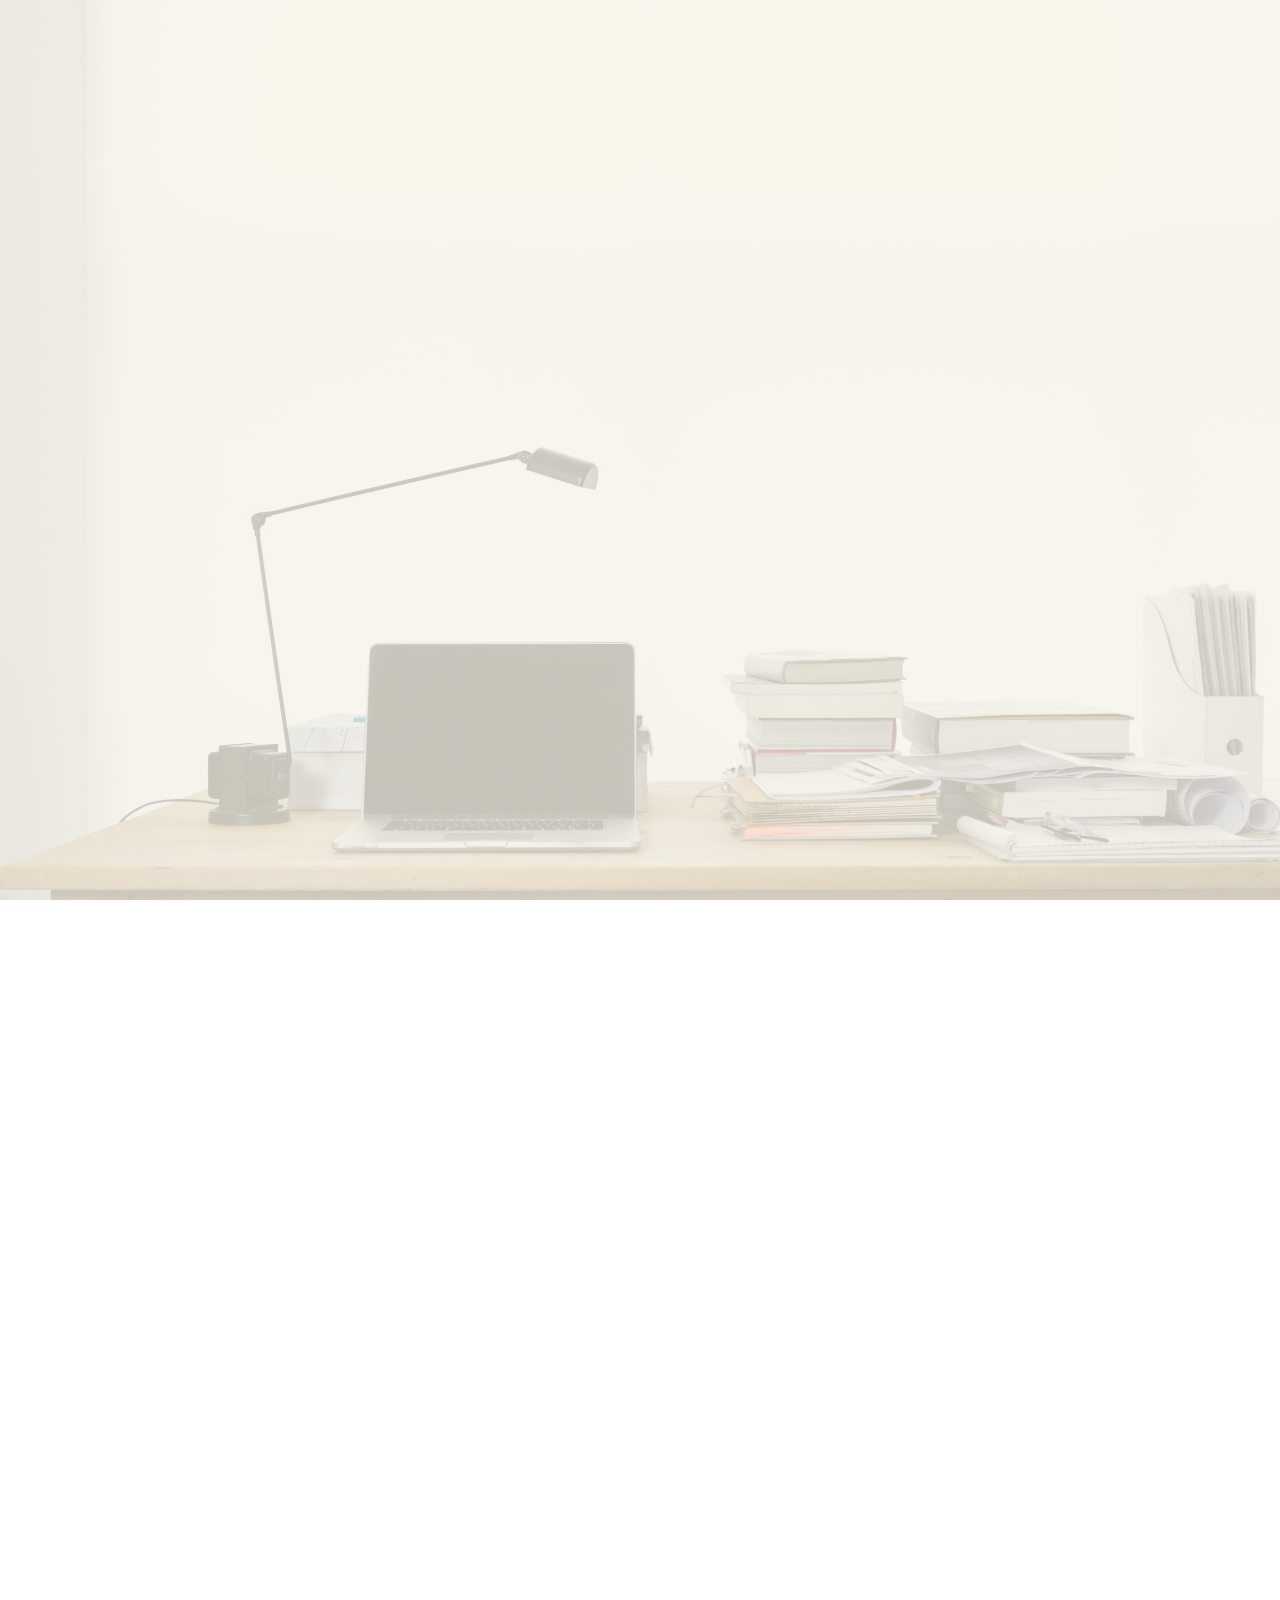
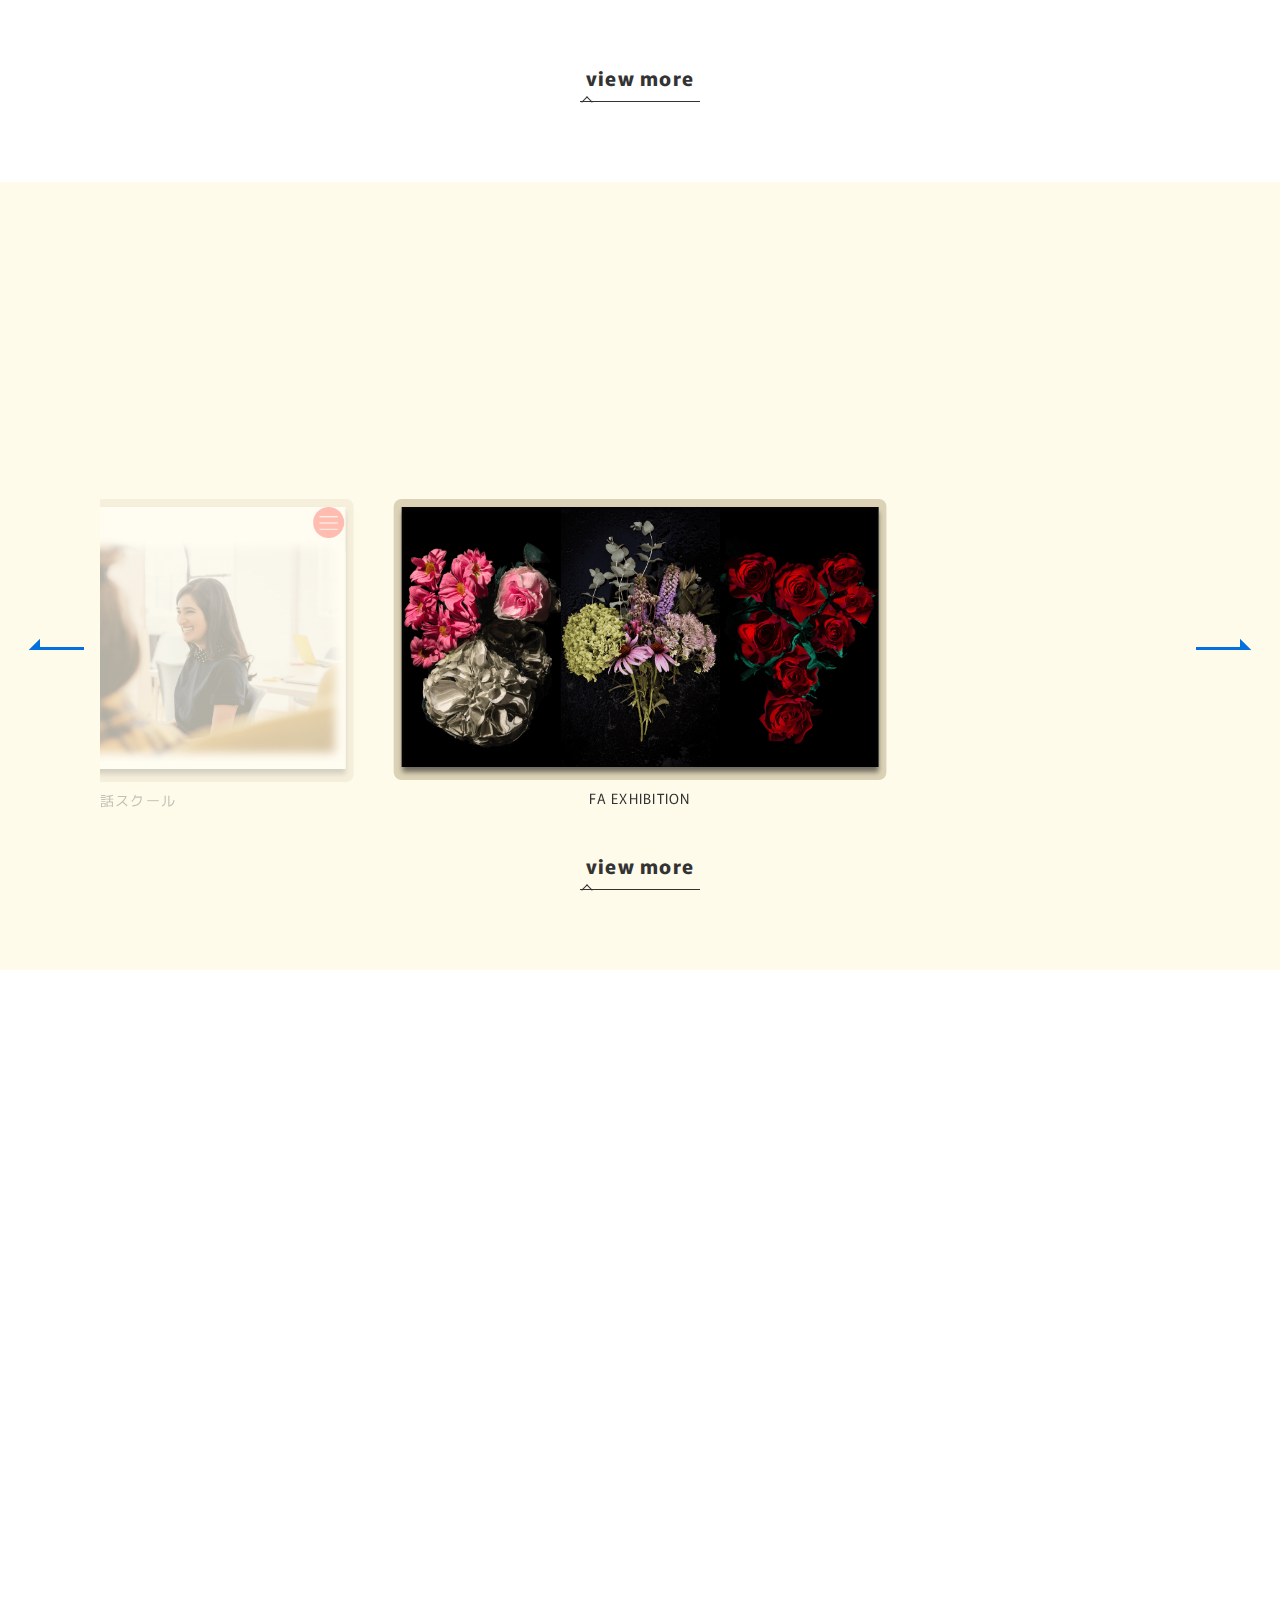
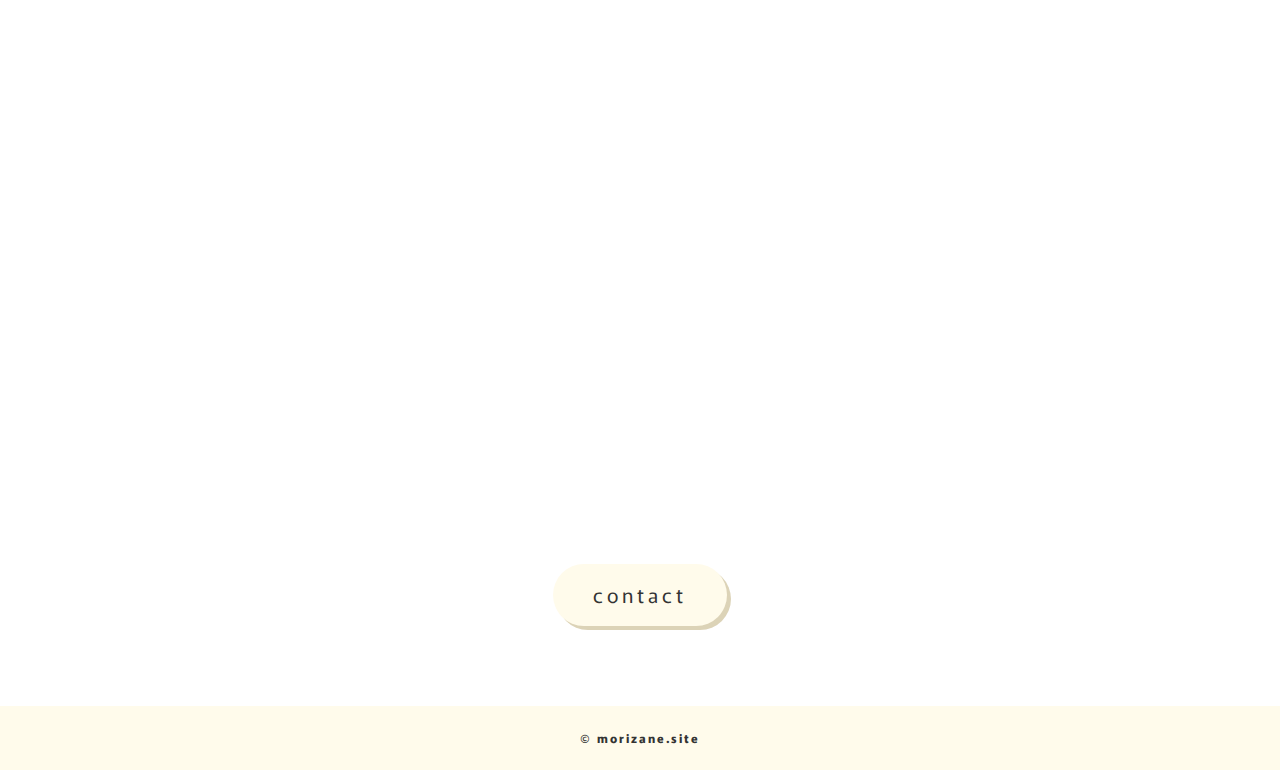
<file: portfolio/index.html>
<!DOCTYPE html>
<html lang="ja">

<head>
  <meta charset="UTF-8">
  <meta http-equiv="X-UA-Compatible" content="IE=edge">
  <meta name="viewport" content="width=device-width, initial-scale=1.0">
  <title>morizane.site</title>
  <link rel="icon" href="./img/favicon.png">
  <link rel="stylesheet" href="./css/styles.css">
  <link rel="preconnect" href="https://fonts.googleapis.com">
  <link rel="preconnect" href="https://fonts.gstatic.com" crossorigin>
  <link
    href="https://fonts.googleapis.com/css2?family=Josefin+Sans:wght@300;700&family=Kiwi+Maru:wght@300;400&family=Murecho:wght@300;400&display=swap"
    rel="stylesheet">
  <script src="https://code.jquery.com/jquery-3.6.0.min.js"
    integrity="sha256-/xUj+3OJU5yExlq6GSYGSHk7tPXikynS7ogEvDej/m4=" crossorigin="anonymous"></script>
  <script src="./js/script.js"></script>
  <link rel="stylesheet" href="https://unpkg.com/swiper/swiper-bundle.min.css" />
  <script src="https://unpkg.com/swiper/swiper-bundle.min.js"></script>
</head>

<body>
  <header class="header-left">
    <a href="https://morizane.site/portfolio/index.html">morizane.site</a>
  </header>

  <aside class="header-right">
    <nav class="header-right__navi" style="display: none;">
      <ul>
        <li class="header-right__navi-item">
          <a href="https://morizane.site/portfolio/service.html">service<span></span></a>
        </li>
        <li class="header-right__navi-item">
          <a href="https://morizane.site/portfolio/works.html">works<span></span></a>
        </li>
        <li class="header-right__navi-item">
          <a href="#about">about<span></span></a>
        </li>
        <li class="header-right__navi-item">
          <a href="https://morizane.site/portfolio/contact.html">contact<span></span></a>
        </li>
        <li class="header-right__navi-item">
          <a href="https://morizane.site/portfolio/index.html">home<span></span></a>
        </li>
      </ul>
    </nav>
  </aside>

  <!-- ハンバーガー -->
  <div class="sp-hamburger">
    <ul>
      <li></li>
      <li></li>
      <li></li>
    </ul>
  </div>

  <!-- mv -->
  <div class="mv">
    <p class="mv__small-text">webサイト制作<span></span>デザイン</p>
    <h1 class="mv__site-title">morizane<span></span>site</h1>
    <p class="mv__text">webを通じて人と人とを繋ぐ。<br>
      そのための課題解決に真摯に取り組みます。
    </p>
  </div>

  <main class="main">

    <!-- service -->
    <section class="service container">
      <div class="section__title js-scroll-set">
        <img src="./img/service-title-img.png" class="js-scroll-set-2">
        <div class="section__title-name">
          <h2 class="section__title-en">service</h2>
          <p class="section__title-jp">ご対応</p>
        </div>
      </div>

      <ul class="service__cards">

        <li class="service__card">
          <div class="service__card-title">
            <p>webサイト/LPの制作</p>
            <img src="./img/service-card-1.png" alt="">
          </div>
          <p class="service__card-text">
            Wordpressによるオリジナルテーマや既存テーマを用いてコーポレートサイト、ランディングページの制作を行います。<br>
            制作にあたり事前に目的を細かにヒアリングし、完成後に目指す結果を得られるよう心がけております。
          </p>
        </li>

        <li class="service__card">
          <div class="service__card-title">
            <p>コーディング</p>
            <img src="./img/service-card-2.png" alt="">
          </div>
          <p class="service__card-text">
            ご用意頂いたデザインから、そのデザインに至った意図を明確にし、保守性の高さを重視したコーディングを行います。<br>
            JavaScriptによる動きのあるコーディングも可能です。
          </p>
        </li>

        <li class="service__card">
          <div class="service__card-title">
            <p>webデザイン</p>
            <img src="./img/service-card-3.png" alt="">
          </div>
          <p class="service__card-text">
            webページを作りどのような結果を得たいのか、まずはその点をしっかりと把握し、そのあとに目指すゴールに向けたデザインに着手→ご提案いたします。
          </p>
        </li>
      </ul>

      <a class="view-more-link" href="https://morizane.site/portfolio/service.html">
        <p class="view-more-btn">view more</p>
        <span></span>
      </a>
    </section>

    <!-- works -->
    <section class="works">
      <div class="section__title js-scroll-set">
        <img src="./img/works-title-img.png" class="js-scroll-set-2">
        <div class="section__title-name">
          <h2 class="section__title-en">works</h2>
          <p class="section__title-jp">制作実績</p>
        </div>
      </div>
      <div class="swiper-area">
        <!-- ネクストアロー -->
        <span class="swiper-button-next"></span>
        <!-- スワイパー -->
        <div class="swiper">
          <ul class="swiper-wrapper">
            <li class="swiper-slide">
              <a class="swiper-slide__item" href="https://morizane.site/portfolio/works-detail.html">
                <div class="swiper-slide__item-img">
                  <img src="./img/works-img-2.png">
                </div>
                <p>FA EXHIBITION</p>
              </a>
            </li>

            <li class="swiper-slide">
              <a class="swiper-slide__item" href="https://morizane.site/portfolio/works-detail.html">
                <div class="swiper-slide__item-img">
                  <img src="./img/works-img-1.png">
                </div>
                <p>morizane.site</p>
              </a>
            </li>

            <li class="swiper-slide">
              <a class="swiper-slide__item" href="https://morizane.site/portfolio/works-detail.html">
                <div class="swiper-slide__item-img">
                  <img src="./img/works-img-3.png">
                </div>
                <p>BBB 英会話スクール</p>
              </a>
            </li>
          </ul>
        </div>
        <!-- プレヴューアロー -->
        <span class="swiper-button-prev"></span>
      </div>
      <a class="view-more-link" href="https://morizane.site/portfolio/works.html">
        <p class="view-more-btn">view more</p>
        <span></span>
      </a>
    </section>

    <!-- about -->
    <section class="about container" id="about">
      <div class="section__title js-scroll-set">
        <img src="./img/about-title-img.png" class="js-scroll-set-2">
        <div class="section__title-name">
          <h2 class="section__title-en">about</h2>
          <p class="section__title-jp">私について</p>
        </div>
      </div>

      <div class="about__wrapper js-scroll-set">
        <div class="about__wrapper-left">
          <p class="about__wrapper-left-name">yutaro morizane
            <span>盛實 祐太朗</span>
          </p>
          <p class="about__wrapper-left-text">
            '89年生まれ<br> 神奈川県を拠点にwebサイトの制作/デザインを承っております。
            <span>
              業務において、課題を明確に捉え発信者側とユーザーが
              win-winの関係となる事を心がけております。
            </span>
          </p>
          <p class="about__wrapper-left-skills"> 
            <span>skills</span> <br>
            HTML/CSS (SCSS)、JavaScript (jQuery)、WordPressなど
          </p>
        </div>
        <div class="about__wrapper-right">
          <img class="about__wrapper-right-myimg" src="./img/about-myimg.png">
          <a class="about__wrapper-right-github" href="#">
            <img src="./img/github-icon.png" alt="github">
          </a>
        </div>
      </div>
    </section>

    <!-- contact -->
    <section class="contact container">
      <div class="section__title js-scroll-set">
        <img src="./img/contact-title-img.png" class="js-scroll-set-2">
        <div class="section__title-name">
          <h2 class="section__title-en">contact</h2>
          <p class="section__title-jp">お問い合わせ</p>
        </div>
      </div>
      <p class="contact-text js-scroll-set">
        制作・デザインに関するお見積りやご相談事などお気軽にお問い合わせください。<br>
        2営業日以内にご返信いたします。
      </p>

      <div class="contact-btn">
        <a href="https://morizane.site/portfolio/contact.html">contact</a>
      </div>
    </section>
  </main>

  <!-- topボタン -->
  <div class="pageTop-btn">
    <span></span>
  </div>

  <!-- フッター -->
  <footer class="footer">
    <p>
      © morizane.site
    </p>
  </footer>
</body>

</html>
</file>
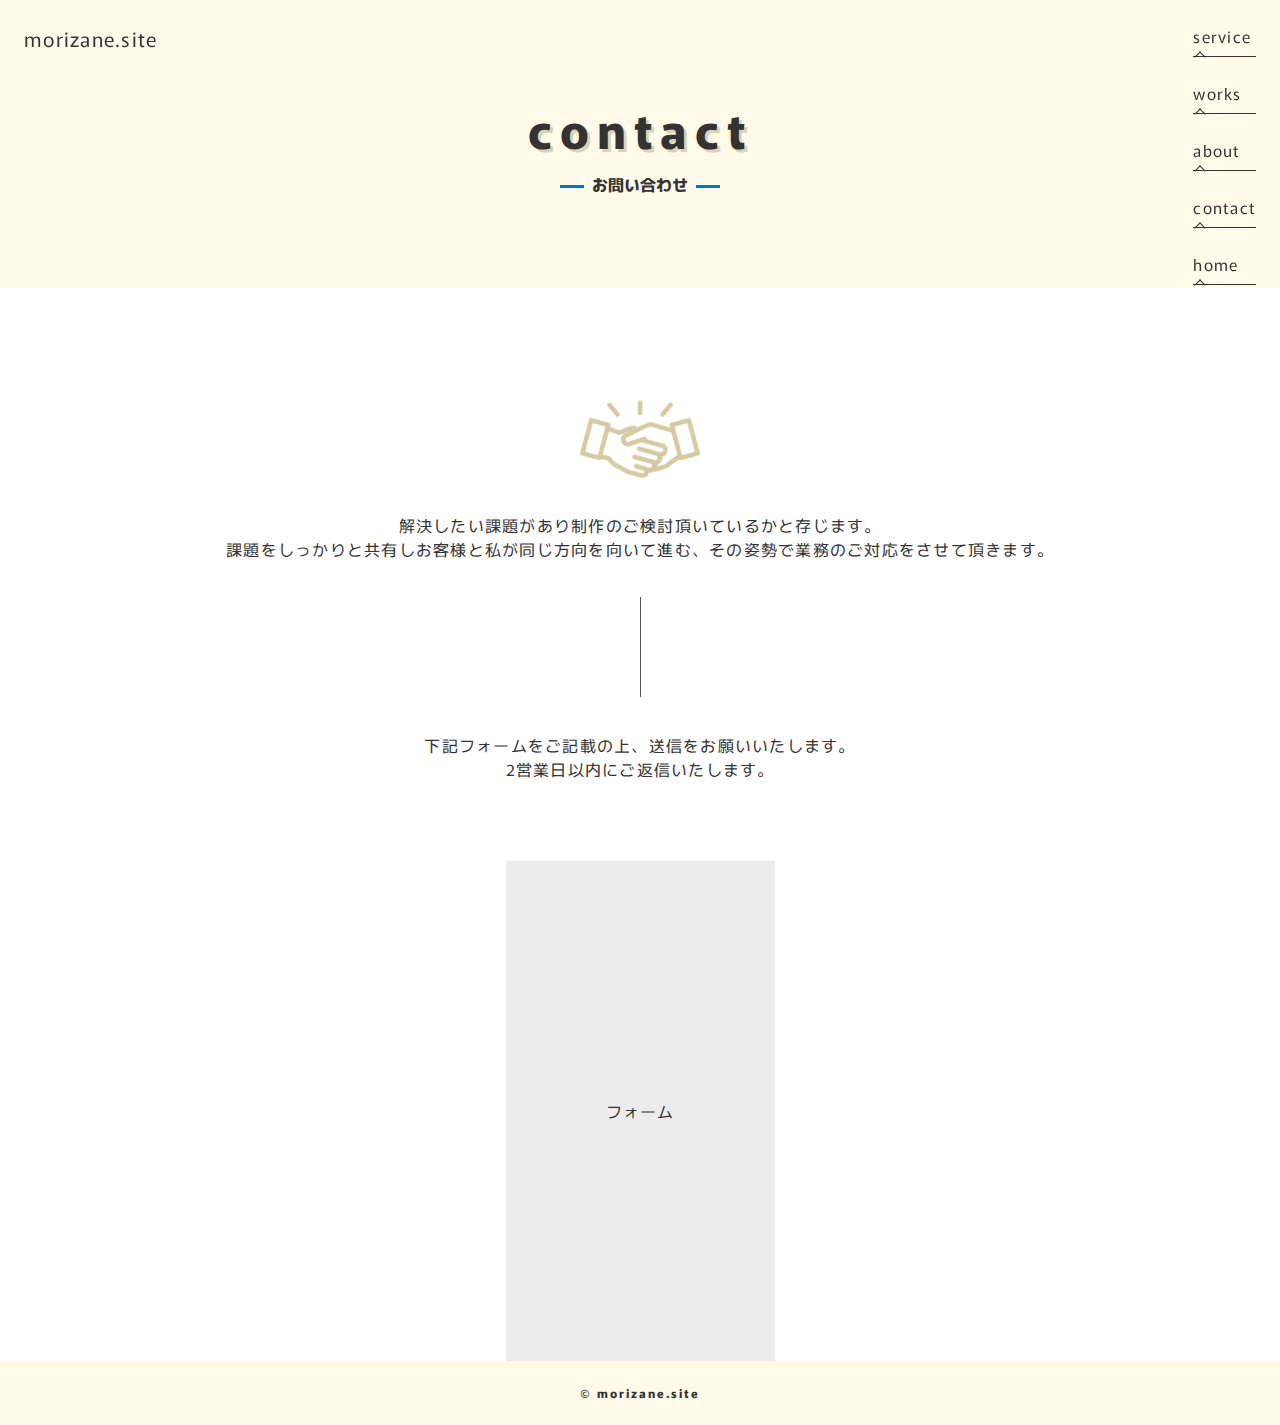
<file: portfolio/contact.html>
<!DOCTYPE html>
<html lang="ja">

<head>
  <meta charset="UTF-8">
  <meta http-equiv="X-UA-Compatible" content="IE=edge">
  <meta name="viewport" content="width=device-width, initial-scale=1.0">
  <title>morizane.site</title>
  <link rel="icon" href="./img/favicon.png">
  <link rel="stylesheet" href="./css/styles.css">
  <link rel="preconnect" href="https://fonts.googleapis.com">
  <link rel="preconnect" href="https://fonts.gstatic.com" crossorigin>
  <link
    href="https://fonts.googleapis.com/css2?family=Josefin+Sans:wght@300;700&family=Kiwi+Maru:wght@300;400&family=Murecho:wght@300;400&display=swap"
    rel="stylesheet">
  <script src="https://code.jquery.com/jquery-3.6.0.min.js"
    integrity="sha256-/xUj+3OJU5yExlq6GSYGSHk7tPXikynS7ogEvDej/m4=" crossorigin="anonymous"></script>
  <script src="./js/script.js"></script>
  <link rel="stylesheet" href="https://unpkg.com/swiper/swiper-bundle.min.css" />
  <script src="https://unpkg.com/swiper/swiper-bundle.min.js"></script>
</head>

<body>
  <header class="header">
    <a class="header-logo" href="https://morizane.site/portfolio/index.html">morizane.site</a>
    <p class="header-title">
      contact
      <span>お問い合わせ</span>
    </p>
  </header>

  <aside class="header-right">
    <nav class="header-right__navi">
      <ul>
        <li class="header-right__navi-item">
          <a href="https://morizane.site/portfolio/service.html">service<span></span></a>
        </li>
        <li class="header-right__navi-item">
          <a href="https://morizane.site/portfolio/works.html">works<span></span></a>
        </li>
        <li class="header-right__navi-item">
          <a href="https://morizane.site/portfolio/index.html#about">about<span></span></a>
        </li>
        <li class="header-right__navi-item">
          <a href="https://morizane.site/portfolio/contact.html">contact<span></span></a>
        </li>
        <li class="header-right__navi-item">
          <a href="https://morizane.site/portfolio/index.html">home<span></span></a>
        </li>
      </ul>
    </nav>
  </aside>

  <!-- ハンバーガー -->
  <div class="sp-hamburger">
    <ul>
      <li></li>
      <li></li>
      <li></li>
    </ul>
  </div>

  <main class="main">
    <div class="contact__wrapper">
      <div class="contact-img">
        <img src="./img/contact-page-hand.png" alt="">
      </div>
      <p class="contact__text-top">
        解決したい課題があり制作のご検討頂いているかと存じます。<br>
        課題をしっかりと共有しお客様と私が同じ方向を向いて進む、その姿勢で業務のご対応をさせて頂きます。
      </p>
      <span class="contact-center-line"></span>
      <p class="contact__text-under">
        下記フォームをご記載の上、送信をお願いいたします。<br>
        2営業日以内にご返信いたします。
      </p>
      <div class="form">
        フォーム
      </div>
    </div>
  
  </main>

  <!-- ページトップボタン -->
  <div class="pageTop-btn">
    <span></span>
  </div>

  <!-- フッター -->
  <footer class="footer">
    <p>
      © morizane.site
    </p>
  </footer>
</body>

</html>
</file>
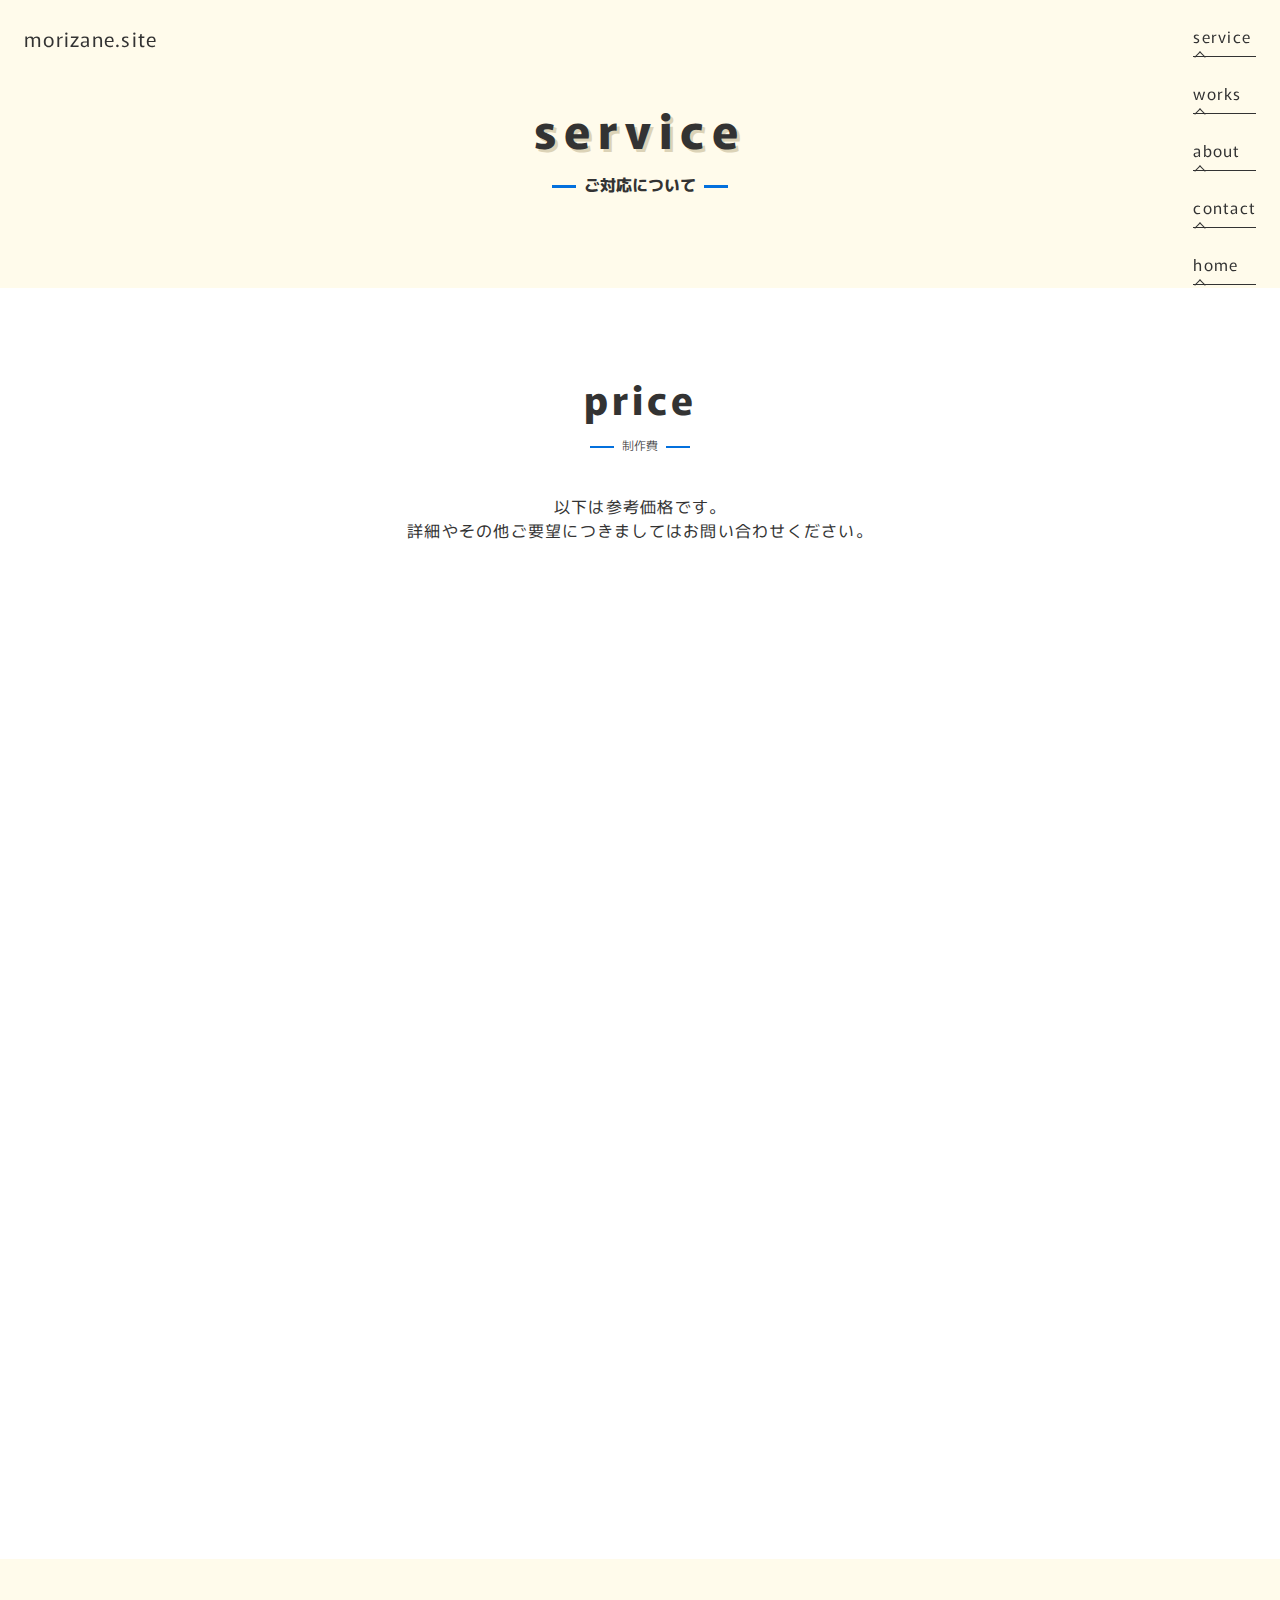
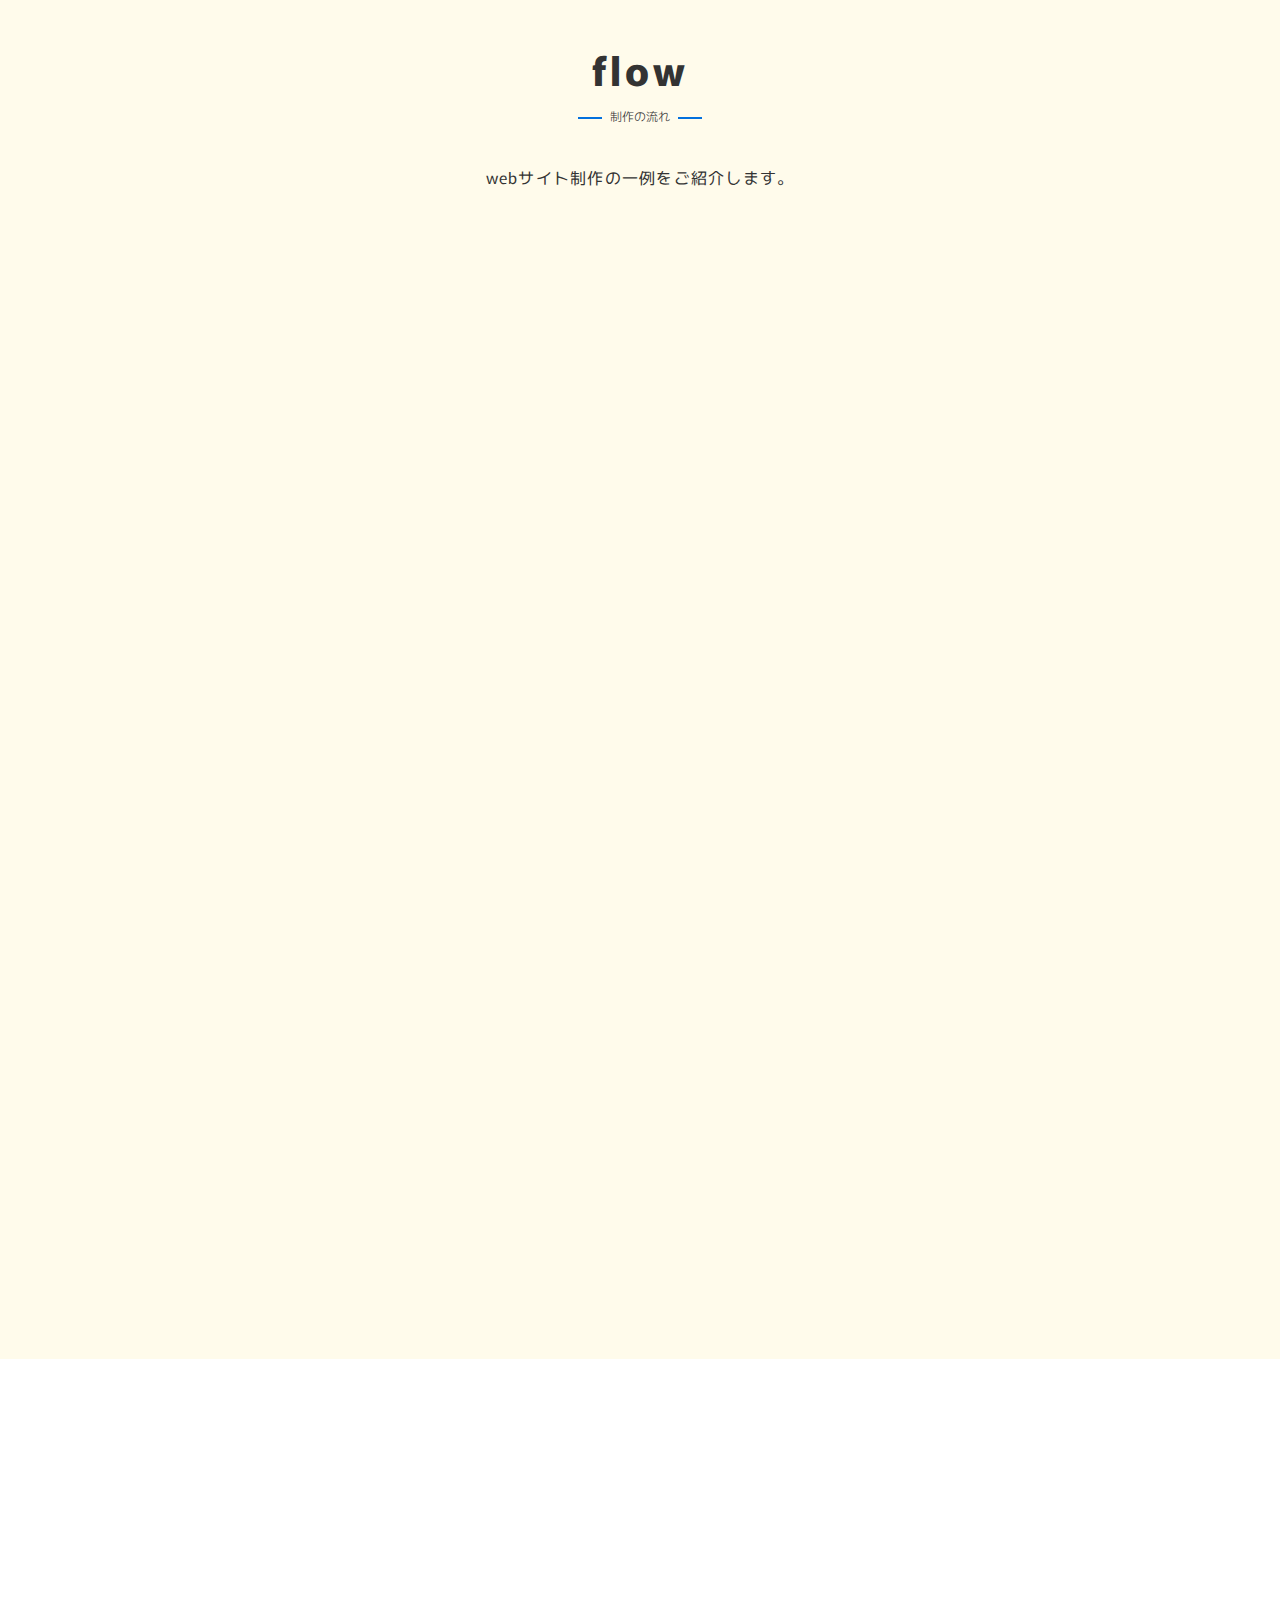
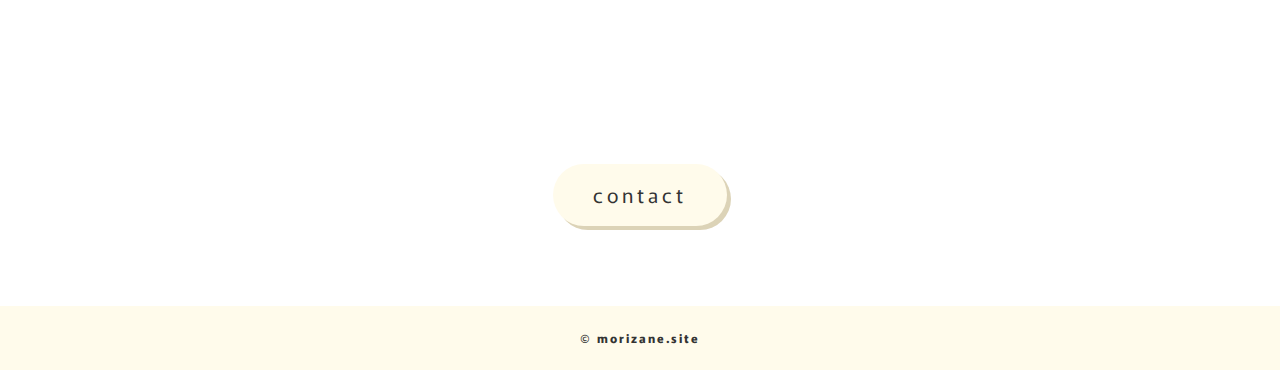
<file: portfolio/service.html>
<!DOCTYPE html>
<html lang="ja">

<head>
  <meta charset="UTF-8">
  <meta http-equiv="X-UA-Compatible" content="IE=edge">
  <meta name="viewport" content="width=device-width, initial-scale=1.0">
  <title>morizane.site</title>
  <link rel="icon" href="./img/favicon.png">
  <link rel="stylesheet" href="./css/styles.css">
  <link rel="preconnect" href="https://fonts.googleapis.com">
  <link rel="preconnect" href="https://fonts.gstatic.com" crossorigin>
  <link
    href="https://fonts.googleapis.com/css2?family=Josefin+Sans:wght@300;700&family=Kiwi+Maru:wght@300;400&family=Murecho:wght@300;400&display=swap"
    rel="stylesheet">
  <script src="https://code.jquery.com/jquery-3.6.0.min.js"
    integrity="sha256-/xUj+3OJU5yExlq6GSYGSHk7tPXikynS7ogEvDej/m4=" crossorigin="anonymous"></script>
  <script src="./js/script.js"></script>
  <link rel="stylesheet" href="https://unpkg.com/swiper/swiper-bundle.min.css" />
  <script src="https://unpkg.com/swiper/swiper-bundle.min.js"></script>
</head>

<body>
  <header class="header">
    <a class="header-logo" href="https://morizane.site/portfolio/index.html">morizane.site</a>
    <p class="header-title">
      service 
      <span>ご対応について</span>
    </p>
  </header>

  <aside class="header-right">
    <nav class="header-right__navi">
      <ul>
        <li class="header-right__navi-item">
          <a href="https://morizane.site/portfolio/service.html">service<span></span></a>
        </li>
        <li class="header-right__navi-item">
          <a href="https://morizane.site/portfolio/works.html">works<span></span></a>
        </li>
        <li class="header-right__navi-item">
          <a href="https://morizane.site/portfolio/index.html#about">about<span></span></a>
        </li>
        <li class="header-right__navi-item">
          <a href="https://morizane.site/portfolio/contact.html">contact<span></span></a>
        </li>
        <li class="header-right__navi-item">
          <a href="https://morizane.site/portfolio/index.html">home<span></span></a>
        </li>
      </ul>
    </nav>
  </aside>

  <!-- ハンバーガー -->
  <div class="sp-hamburger">
    <ul>
      <li></li>
      <li></li>
      <li></li>
    </ul>
  </div>

  <main class="main">
    <section class="price container">

      <div class="section__head">
        <div class="section__head-title">
          <h2>
            price<span>制作費</span>
          </h2>
        </div>
        <p class="section__head-text">
          以下は参考価格です。<br>
          詳細やその他ご要望につきましてはお問い合わせください。
        </p>
      </div>

      <div class="price__cards">
        <article class="price__card js-scroll-set-2">
          <div class="price__card-title">
            <img src="./img/service-card-1.png" alt="">
            <h3>
              webサイト/LPの制作
            </h3>
          </div>
          <div class="price__card-text js-scroll-set">
            <p class="price__card-text-left">
              コーポレートサイトから個人ブログまで、お客様専用のページ制作を行います。WordPressを用いてブログ機能やお問い合わせフォームなど、ご要望に応じた実装も可能です。</p>
            <span class="price__card-text-center"></span>
            <ul class="price__card-text-right">
              <li>
                <p>・トップページ</p>
                <span>¥20,000〜</span>
              </li>
              <li>
                <p>・下層ページ</p>
                <span>¥10,000〜<span>
              </li>
              <li>
                <p>・ランディングページ</p>
                <span>¥20,000〜</span>
              </li>
            </ul>
          </div>
        </article>
        <article class="price__card">
          <div class="price__card-title js-scroll-set-2">
            <img src="./img/service-card-2.png" alt="">
            <h3>
              コーディング
            </h3>
          </div>
          <div class="price__card-text js-scroll-set">
            <p class="price__card-text-left">
              デザインをもとに、HP/LPに仕上げるコーディングを行います。完成後、細かな変更やリニューアルを行いたいという時の為にも、保守・運用のし易さを重視しご対応いたします。</p>
            <span class="price__card-text-center"></span>
            <ul class="price__card-text-right">
              <li>
                <p>・トップページ</p>
                <span>¥18,000〜</span>
              </li>
              <li>
                <p>・下層ページ</p>
                <span>¥8,000〜</span>
              </li>
              <li>
                <p>・WordPress化</p>
                <span>¥20,000〜</span>
              </li>
            </ul>
          </div>
        </article>
        <article class="price__card">
          <div class="price__card-title js-scroll-set-2">
            <img src="./img/service-card-3.png" alt="">
            <h3>
              webデザイン
            </h3>
          </div>
          <div class="price__card-text js-scroll-set">
            <p class="price__card-text-left">サイトに訪れる人がストレスフリーに、発信者側の意図を捉えられる、そのようなデザインを意識し訴求力のある制作を行います。</p>
            <span class="price__card-text-center"></span>
            <ul class="price__card-text-right">
              <li>
                <p>・トップページ</p>
                <span>¥20,000〜</span>
              </li>
              <li>
                <p>・下層ページ</p>
                <span>¥10,000〜</span>
              </li>
              <li>
                <p>・ランディングページ</p>
                <span>¥20,000〜</span>
              </li>
            </ul>
          </div>
        </article>
      </div>
    </section>
    <section class="flow">
      <div class="section__head">
        <div class="section__head-title">
          <h2>
            flow<span>制作の流れ</span>
          </h2>
        </div>
        <p class="section__head-text">
          webサイト制作の一例をご紹介します。
        </p>
      </div>
      <ul class="flow__list">
        <li class="flow__list-item js-scroll-set">
          <span class="flow__list-item-number">1</span>
          <span class="item-number-ball"></span>
          <dl class="flow__list-body">
            <dt>お問い合わせ・ご相談</dt>
            <dd>
              お問い合わせフォームよりお気軽にご相談ください。
              イメージに近いサイトがありましたらご一緒に教えて頂ければと思います。
              その後、私よりお客様のご要望やゴールなどお伺いさせて頂きます。
            </dd>
          </dl>
        </li>
        <li class="flow__list-item js-scroll-set">
          <span class="flow__list-item-number">2</span>
          <span class="item-number-ball"></span>
          <dl class="flow__list-body">
            <dt>お見積りのご提示</dt>
            <dd>
              ヒアリング内容をもとにサイトの設計イメージや掲載内容、ボリューム感をお見積り書と共にご提示いたします。
            </dd>
          </dl>
        </li>
        <li class="flow__list-item js-scroll-set">
          <span class="flow__list-item-number">3</span>
          <span class="item-number-ball"></span>
          <dl class="flow__list-body">
            <dt>デザイン制作</dt>
            <dd>
              ヒアリング内容をもとにデザインを制作しご提案いたします。
              その後、修正希望がありましたらデザインに反映させ完成させていきます。
            </dd>
          </dl>
        </li>
        <li class="flow__list-item js-scroll-set">
          <span class="flow__list-item-number">4</span>
          <span class="item-number-ball"></span>
          <dl class="flow__list-body">
            <dt>コーディング</dt>
            <dd>
              デザインに沿って、インターネット上に公開するページを仕上げるコーディング作業を行います。
            </dd>
          </dl>
        </li>
        <li class="flow__list-item js-scroll-set">
          <span class="flow__list-item-number">5</span>
          <span class="item-number-ball"></span>
          <dl class="flow__list-body">
            <dt>Wordpress構築</dt>
            <dd>
              WordPressにてブログやお問い合わせフォーム機能を実装いたします。
            </dd>
          </dl>
        </li>
        <li class="flow__list-item js-scroll-set">
          <span class="flow__list-item-number">6</span>
          <span class="item-number-ball"></span>
          <dl class="flow__list-body">
            <dt>納品・公開</dt>
            <dd>
              テストサーバーへ出来上がったサイトをアップロード、最終確認を行って頂き、
              問題が無ければお客様のご用意したサーバーへアップロードし、
              インターネット上に公開・完了となります。
            </dd>
          </dl>
        </li>
      </ul>
    </section>

    <!-- contact -->
    <section class="contact container">
      <div class="section__title js-scroll-set">
        <img src="./img/contact-title-img.png">
        <div class="section__title-name">
          <h2 class="section__title-en">contact</h2>
          <p class="section__title-jp">お問い合わせ</p>
        </div>
      </div>
      <p class="contact-text js-scroll-set">
        制作・デザインに関するお見積りやご相談事などお気軽にお問い合わせください。<br>
        2営業日以内にご返信いたします。
      </p>

      <div class="contact-btn">
        <a href="https://morizane.site/portfolio/contact.html">contact</a>
      </div>
    </section>
  </main>

  <!-- ページトップボタン -->
  <div class="pageTop-btn">
    <span></span>
  </div>

  <!-- フッター -->
  <footer class="footer">
    <p>
      © morizane.site
    </p>
  </footer>
</body>

</html>
</file>
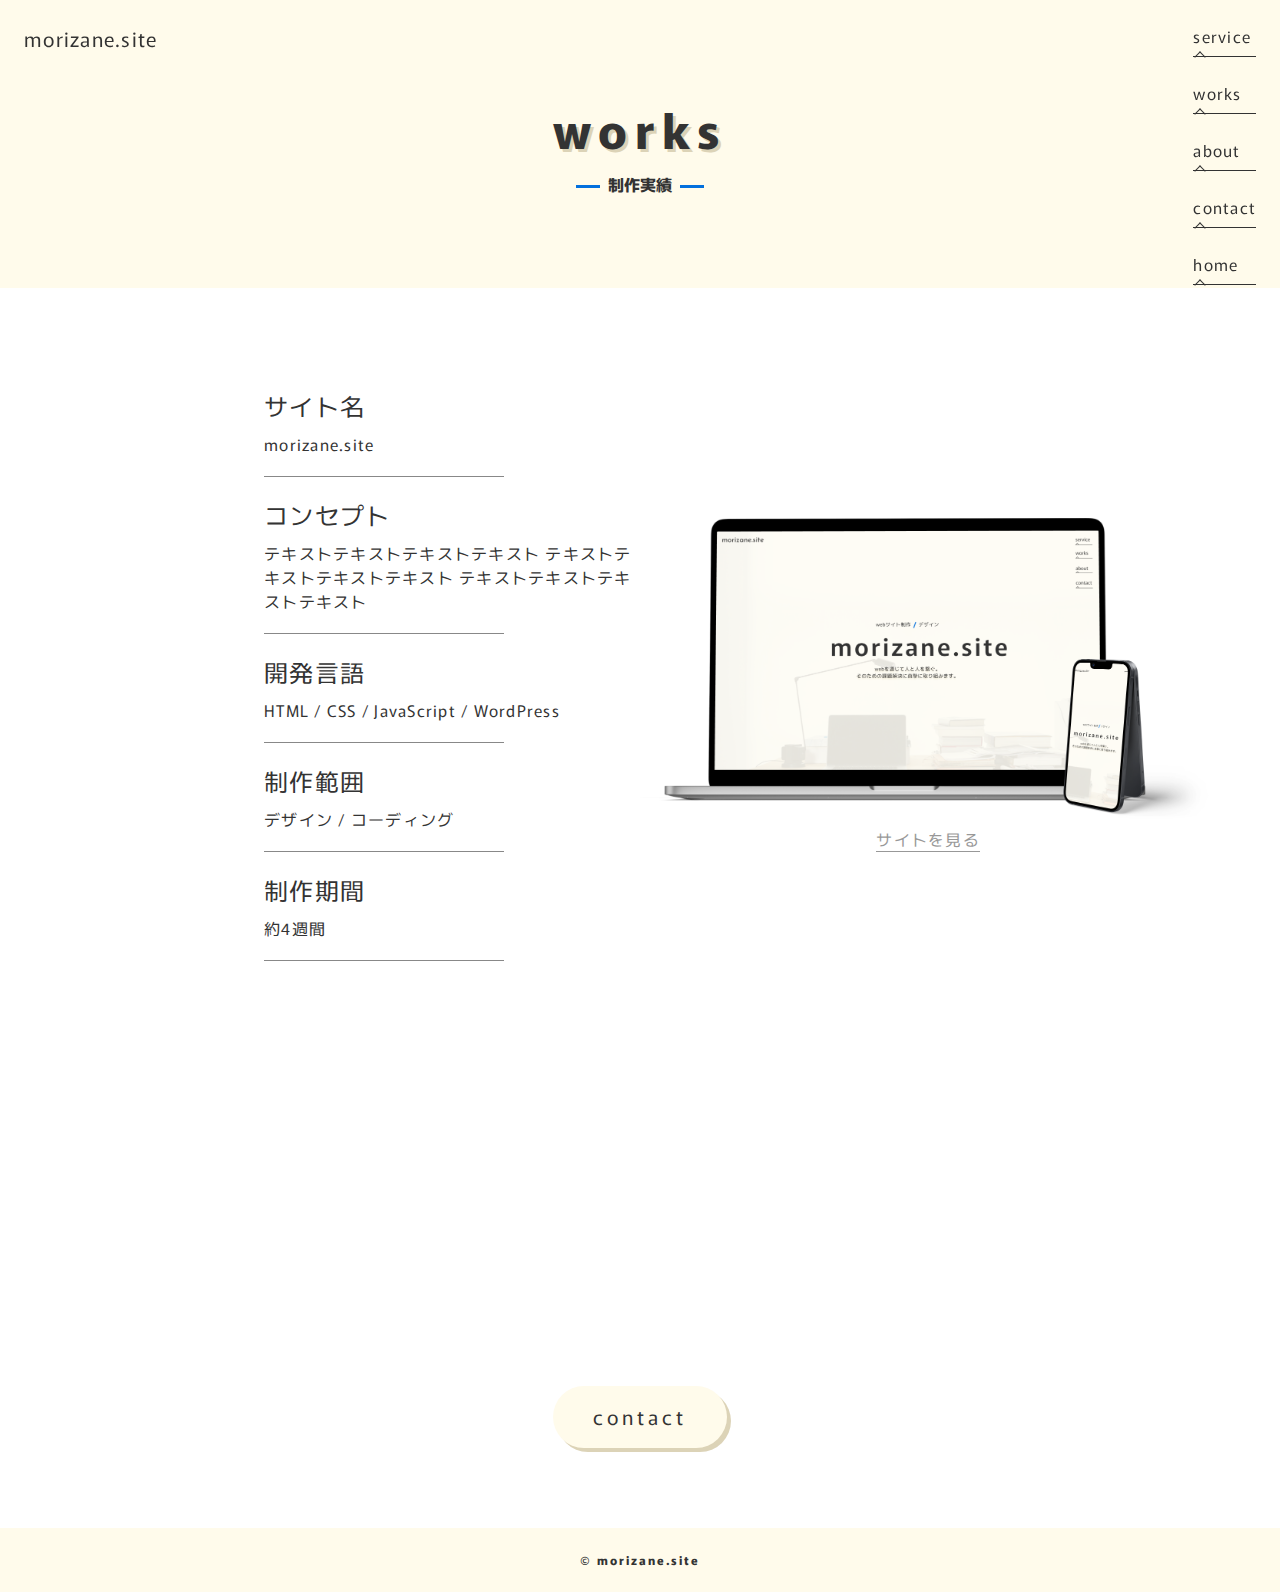
<file: portfolio/works-detail.html>
<!DOCTYPE html>
<html lang="ja">

<head>
  <meta charset="UTF-8">
  <meta http-equiv="X-UA-Compatible" content="IE=edge">
  <meta name="viewport" content="width=device-width, initial-scale=1.0">
  <title>morizane.site</title>
  <link rel="icon" href="./img/favicon.png">
  <link rel="stylesheet" href="./css/styles.css">
  <link rel="preconnect" href="https://fonts.googleapis.com">
  <link rel="preconnect" href="https://fonts.gstatic.com" crossorigin>
  <link
    href="https://fonts.googleapis.com/css2?family=Josefin+Sans:wght@300;700&family=Kiwi+Maru:wght@300;400&family=Murecho:wght@300;400&display=swap"
    rel="stylesheet">
  <script src="https://code.jquery.com/jquery-3.6.0.min.js"
    integrity="sha256-/xUj+3OJU5yExlq6GSYGSHk7tPXikynS7ogEvDej/m4=" crossorigin="anonymous"></script>
  <script src="./js/script.js"></script>
  <link rel="stylesheet" href="https://unpkg.com/swiper/swiper-bundle.min.css" />
  <script src="https://unpkg.com/swiper/swiper-bundle.min.js"></script>
</head>

<body>
  <header class="header">
    <a class="header-logo" href="https://morizane.site/portfolio/index.html">morizane.site</a>
    <p class="header-title">
      works
      <span>制作実績</span>
    </p>
  </header>

  <aside class="header-right">
    <nav class="header-right__navi">
      <ul>
        <li class="header-right__navi-item">
          <a href="https://morizane.site/portfolio/service.html">service<span></span></a>
        </li>
        <li class="header-right__navi-item">
          <a href="https://morizane.site/portfolio/works.html">works<span></span></a>
        </li>
        <li class="header-right__navi-item">
          <a href="https://morizane.site/portfolio/index.html#about">about<span></span></a>
        </li>
        <li class="header-right__navi-item">
          <a href="https://morizane.site/portfolio/contact.html">contact<span></span></a>
        </li>
        <li class="header-right__navi-item">
          <a href="https://morizane.site/portfolio/index.html">home<span></span></a>
        </li>
      </ul>
    </nav>
  </aside>

  <!-- ハンバーガー -->
  <div class="sp-hamburger">
    <ul>
      <li></li>
      <li></li>
      <li></li>
    </ul>
  </div>

  <main class="main">
      <ul class="works-detail__items">
        <li class="works-detail__item">
          <ul class="works-detail__list">
            <li class="item-text">
              <h3>サイト名</h3>
              <p>morizane.site</p>
            </li>
            <li class="item-text">
              <h3>コンセプト</h3>
              <p>テキストテキストテキストテキスト
                テキストテキストテキストテキスト
                テキストテキストテキストテキスト</p>
            </li>
            <li class="item-text">
              <h3>開発言語</h3>
              <p>HTML / CSS / JavaScript / WordPress</p>
            </li>
            <li class="item-text">
              <h3>制作範囲</h3>
              <p>デザイン / コーディング</p>
            </li>
            <li class="item-text">
              <h3>制作期間</h3>
              <p>約4週間</p>
            </li>
          </ul>
          <div class="works-detail__img">
            <img src="./img/mockup-1.png" alt="">
            <a href="https://morizane.site/portfolio/index.html">サイトを見る</a>
          </div>
        </li>
      </ul>
    </section>
    <!-- contact -->
    <section class="contact container">
      <div class="section__title js-scroll-set">
        <img src="./img/contact-title-img.png">
        <div class="section__title-name">
          <h2 class="section__title-en">contact</h2>
          <p class="section__title-jp">お問い合わせ</p>
        </div>
      </div>
      <p class="contact-text js-scroll-set">
        制作・デザインに関するお見積りやご相談事などお気軽にお問い合わせください。<br>
        2営業日以内にご返信いたします。
      </p>

      <div class="contact-btn">
        <a href="https://morizane.site/portfolio/contact.html">contact</a>
      </div>
  </main>

  <!-- ページトップボタン -->
  <div class="pageTop-btn">
    <span></span>
  </div>

  <!-- フッター -->
  <footer class="footer">
    <p>
      © morizane.site
    </p>
  </footer>
</body>

</html>
</file>
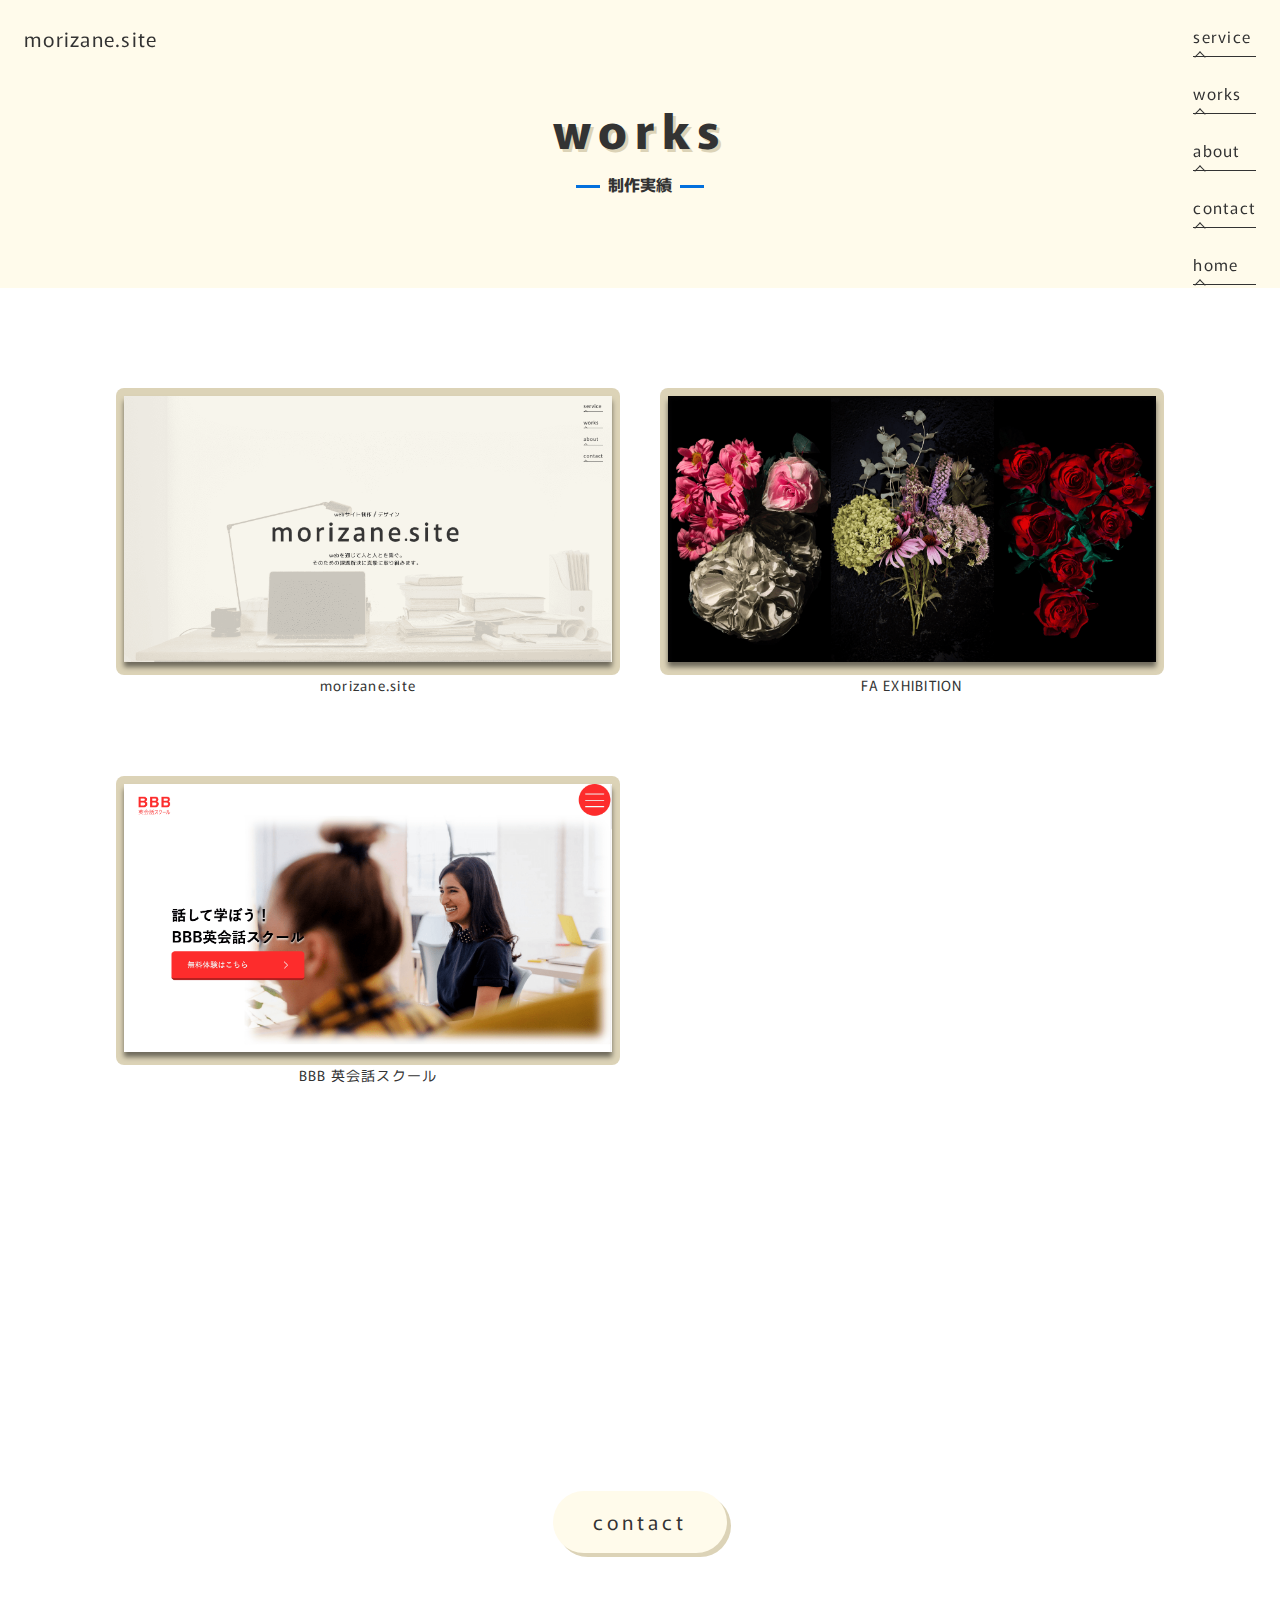
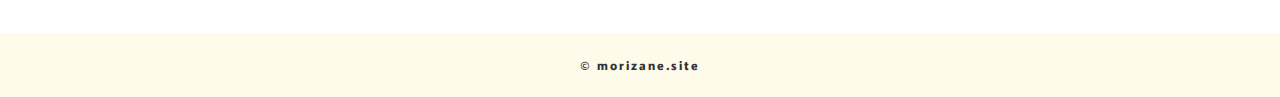
<file: portfolio/works.html>
<!DOCTYPE html>
<html lang="ja">

<head>
  <meta charset="UTF-8">
  <meta http-equiv="X-UA-Compatible" content="IE=edge">
  <meta name="viewport" content="width=device-width, initial-scale=1.0">
  <title>morizane.site</title>
  <link rel="icon" href="./img/favicon.png">
  <link rel="stylesheet" href="./css/styles.css">
  <link rel="preconnect" href="https://fonts.googleapis.com">
  <link rel="preconnect" href="https://fonts.gstatic.com" crossorigin>
  <link
    href="https://fonts.googleapis.com/css2?family=Josefin+Sans:wght@300;700&family=Kiwi+Maru:wght@300;400&family=Murecho:wght@300;400&display=swap"
    rel="stylesheet">
  <script src="https://code.jquery.com/jquery-3.6.0.min.js"
    integrity="sha256-/xUj+3OJU5yExlq6GSYGSHk7tPXikynS7ogEvDej/m4=" crossorigin="anonymous"></script>
  <script src="./js/script.js"></script>
  <link rel="stylesheet" href="https://unpkg.com/swiper/swiper-bundle.min.css" />
  <script src="https://unpkg.com/swiper/swiper-bundle.min.js"></script>
</head>

<body>
  <header class="header">
    <a class="header-logo" href="https://morizane.site/portfolio/index.html">morizane.site</a>
    <p class="header-title">
      works
      <span>制作実績</span>
    </p>
  </header>

  <aside class="header-right">
    <nav class="header-right__navi">
      <ul>
        <li class="header-right__navi-item">
          <a href="https://morizane.site/portfolio/service.html">service<span></span></a>
        </li>
        <li class="header-right__navi-item">
          <a href="https://morizane.site/portfolio/works.html">works<span></span></a>
        </li>
        <li class="header-right__navi-item">
          <a href="https://morizane.site/portfolio/index.html#about">about<span></span></a>
        </li>
        <li class="header-right__navi-item">
          <a href="https://morizane.site/portfolio/contact.html">contact<span></span></a>
        </li>
        <li class="header-right__navi-item">
          <a href="https://morizane.site/portfolio/index.html">home<span></span></a>
        </li>
      </ul>
    </nav>
  </aside>

  <!-- ハンバーガー -->
  <div class="sp-hamburger">
    <ul>
      <li></li>
      <li></li>
      <li></li>
    </ul>
  </div>

  <main class="main">
    <ul class="works__cards container">
      <li class="works__card">
        <a class="works__card-body" href="https://morizane.site/portfolio/works-detail.html">
          <div class="works__card-img">
            <img src="./img/works-img-1.png" alt="">
          </div>
          <p class="works__card-name">
            morizane.site
          </p>
        </a>
      </li>
      <li class="works__card">
        <a class="works__card-body" href="https://morizane.site/portfolio/works-detail.html">
          <div class="works__card-img">
            <img src="./img/works-img-2.png" alt="">
          </div>
          <p class="works__card-name">
            FA EXHIBITION
          </p>
        </a>
      </li>
      <li class="works__card">
        <a class="works__card-body" href="https://morizane.site/portfolio/works-detail.html">
          <div class="works__card-img">
            <img src="./img/works-img-3.png" alt="">
          </div>
          <p class="works__card-name">
            BBB 英会話スクール
          </p>
        </a>
      </li>
    </ul>

    <!-- contact -->
    <section class="contact container">
      <div class="section__title js-scroll-set">
        <img src="./img/contact-title-img.png">
        <div class="section__title-name">
          <h2 class="section__title-en">contact</h2>
          <p class="section__title-jp">お問い合わせ</p>
        </div>
      </div>
      <p class="contact-text js-scroll-set">
        制作・デザインに関するお見積りやご相談事などお気軽にお問い合わせください。<br>
        2営業日以内にご返信いたします。
      </p>

      <div class="contact-btn">
        <a href="https://morizane.site/portfolio/contact.html">contact</a>
      </div>
    </section>
  </main>

  <!-- ページトップボタン -->
  <div class="pageTop-btn">
    <span></span>
  </div>

  <!-- フッター -->
  <footer class="footer">
    <p>
      © morizane.site
    </p>
  </footer>
</body>

</html>
</file>
<file: portfolio/css/styles.css>
@charset "UTF-8";
*,
::before,
::after {
  margin: 0;
  padding: 0;
  border: 0;
  font-size: 100%;
  font: inherit;
  vertical-align: baseline;
  box-sizing: border-box;
}

/* HTML5 display-role reset for older browsers */
article,
aside,
details,
figcaption,
figure,
footer,
header,
hgroup,
menu,
nav,
section {
  display: block;
}

a {
  color: inherit;
  text-decoration: none;
}

ol,
ul {
  list-style: none;
}

blockquote,
q {
  quotes: none;
}

blockquote:before,
blockquote:after,
q:before,
q:after {
  content: "";
  content: none;
}

table {
  border-collapse: collapse;
  border-spacing: 0;
}

img {
  max-width: 100%;
}

/*-------------- 
レスポンシブサイズ
----------------*/
body {
  font-family: "Murecho", sans-serif;
  font-size: 16px;
  color: #333;
  letter-spacing: 1.25px;
  line-height: 1.5;
}

@media (max-width: 599px) {
  .main {
    transition: all 0.3s;
  }
  .main-text p {
    font-size: 1rem;
  }

  .main.js-open {
    transform: translateX(-110px);
  }
}
.container {
  max-width: 1080px;
  margin-left: auto;
  margin-right: auto;
}

section {
  text-align: center;
  padding: 80px 16px;
}

.section__title img {
  width: 120px;
  height: auto;
}
.section__title-name {
  display: flex;
  flex-direction: column;
  justify-content: center;
}
.section__title-en {
  font-size: 36px;
  letter-spacing: 0.25rem;
  font-weight: bold;
  color: #333;
}
.section__title-jp {
  font-size: 12px;
}
.section__title-jp::before, .section__title-jp::after {
  content: "";
  display: inline-block;
  height: 1px;
  width: 24px;
  background-color: #0370dd;
  margin: 0 10px;
  vertical-align: middle;
}

@media (max-width: 599px) {
  .section__title {
    padding: 0 0 16px 0;
    margin-bottom: 0;
  }
  .section__title img {
    width: 100px;
  }

  .section--title-jp::before,
.section--title-jp::after {
    content: "";
    display: inline-block;
    height: 1px;
    width: 12px;
    background-color: #333;
    margin: 0 5px;
    vertical-align: middle;
  }
}
.view-more-link {
  display: block;
  width: 120px;
  margin-left: auto;
  margin-right: auto;
  margin-top: 40px;
  padding-bottom: 8px;
  font-size: 20px;
  font-weight: bold;
  border-bottom: 1px solid #333;
  position: relative;
}
.view-more-link span {
  display: block;
  position: absolute;
  bottom: -5px;
  left: 3px;
  transform: rotate(45deg);
  width: 8px;
  height: 8px;
  border-top: 1px solid #333;
  border-left: 1px solid #333;
}

@media (max-width: 1024px) {
  .view-more-link .view-more-btn {
    font-size: 16px;
  }

  .view-more-link span {
    border-top: 1px solid #333;
    border-left: none;
    left: auto;
    right: 0px;
  }
}
.pageTop-btn {
  width: 50px;
  height: 50px;
  margin: 0 0 1px auto;
  border: 3px solid #0370dd;
  border-radius: 50%;
  position: sticky;
  bottom: 16px;
  right: 16px;
  cursor: pointer;
  opacity: 0.5;
  display: none;
}
.pageTop-btn span {
  display: block;
  height: 25px;
  position: absolute;
  bottom: -1px;
  left: 22px;
  border-left: 3px solid #0370dd;
  transition: 0.3s;
}
.pageTop-btn span::before {
  content: "";
  border-top: #0370dd 8px solid;
  border-right: transparent 8px solid;
  border-bottom: transparent 8px solid;
  border-left: transparent 8px solid;
  position: absolute;
  top: 0;
  left: -11px;
  transform: rotate(45deg);
}

@media (max-width: 1024px) {
  .pageTop-btn {
    opacity: 10;
  }
}
@keyframes mv-fadeIn {
  0% {
    opacity: 0;
  }
  100% {
    opacity: 10;
  }
}
@keyframes slash {
  0% {
    transform: rotate(0);
  }
  95% {
    transform: rotate(0);
  }
  100% {
    transform: rotate(20deg);
  }
}
@keyframes site-title-fadeIn {
  0% {
    opacity: 0;
  }
  100% {
    opacity: 10;
    color: #333;
  }
}
@keyframes dotto-fadeIn {
  0% {
    transform: translateY(-50px);
  }
  30% {
    transform: translateY(16px);
  }
  100% {
    transform: translateY(0);
    box-shadow: none;
    opacity: 10;
  }
}
@keyframes flow-ball {
  0% {
    height: 1px;
  }
  100% {
    height: 120px;
  }
}
@keyframes sp-flow-ball {
  0% {
    height: 1px;
  }
  100% {
    height: 150px;
  }
}
.header-left {
  font-size: 20px;
  position: fixed;
  top: 24px;
  left: 24px;
  z-index: 1000;
  display: none;
}

@media (max-width: 599px) {
  .header-left {
    font-size: 1rem;
    padding: 0;
    left: 10px;
    top: 10px;
  }
}
.header-right {
  position: fixed;
  top: 24px;
  right: 24px;
  z-index: 1000;
  transition: all 0.3s;
}

.header-right__navi-item {
  margin-top: 24px;
}
.header-right__navi-item:first-child {
  margin-top: 0;
}
.header-right__navi-item a {
  display: block;
  padding-bottom: 8px;
  font-size: 1rem;
  border-bottom: #333 1px solid;
  position: relative;
}
.header-right__navi-item a span {
  position: absolute;
  bottom: -5px;
  left: 3px;
  transform: rotate(45deg);
  width: 8px;
  height: 8px;
  border-top: 1px solid #333;
  border-left: 1px solid #333;
}

@media (max-width: 1024px) {
  .header-right__navi-item a span {
    border-top: 1px solid #333;
    border-left: none;
    left: auto;
    right: 0px;
  }
}
@media (max-width: 599px) {
  .header-right {
    top: 16px;
    right: -70px;
  }
}
.header-right.js-open {
  transform: translateX(-120px);
}

.sp-hamburger {
  position: fixed;
  top: 16px;
  right: 0px;
  height: 24px;
  width: 42px;
  z-index: 1000;
  display: none;
}
.sp-hamburger ul {
  display: flex;
  align-items: center;
  width: 100%;
  height: 100%;
}
.sp-hamburger ul li {
  content: "";
  display: block;
  height: 1px;
  width: 24px;
  background-color: #333;
  position: absolute;
  right: 10px;
  transition: 0.6s;
  border-radius: 2px;
}
.sp-hamburger ul li:nth-child(1) {
  top: 5px;
}
.sp-hamburger ul li:nth-child(2) {
  top: 10px;
}
.sp-hamburger ul li:nth-child(3) {
  top: 15px;
}
.sp-hamburger ul.js-active li:nth-child(1) {
  top: 10px;
  transform: rotate(225deg);
}
.sp-hamburger ul.js-active li:nth-child(2) {
  background-color: rgba(255, 255, 255, 0);
}
.sp-hamburger ul.js-active li:nth-child(3) {
  top: 10px;
  transform: rotate(-225deg);
}

.mv {
  display: flex;
  justify-content: center;
  align-items: center;
  height: 100vh;
  background-image: url(../img/mv.jpg);
  background-repeat: no-repeat;
  background-size: cover;
  background-position: center bottom;
  background-attachment: fixed;
  position: relative;
}
.mv__small-text {
  position: absolute;
  top: 43%;
  opacity: 0;
  animation: mv-fadeIn 1.8s 0.2s forwards;
}
.mv__small-text span {
  display: inline-block;
  width: 3px;
  height: 20px;
  background-color: #0370dd;
  margin: 0 8px;
  vertical-align: bottom;
  animation: slash 1.8s 0.3s forwards;
}
.mv__site-title {
  color: rgb(3, 152, 221);
  font-size: 5rem;
  font-weight: bold;
  letter-spacing: 0.75rem;
  opacity: 0;
  animation: site-title-fadeIn 2.4s 0.3s forwards;
}
.mv__site-title span {
  display: inline-block;
  background-color: #333;
  box-shadow: 0 0 4px 6px #333;
  margin-right: 5px;
  width: 8px;
  height: 8px;
  border-radius: 50%;
  transform: translateY(-80px);
  animation: dotto-fadeIn 1.8s 0.7s forwards;
  opacity: 0;
  transition: all 1s;
}
.mv__text {
  position: absolute;
  top: 58%;
  line-height: 1.5;
  text-align: center;
  opacity: 0;
  animation: mv-fadeIn 1.8s 0.2s forwards;
}
.mv::before {
  content: "";
  position: absolute;
  top: 0;
  bottom: 0;
  left: 0;
  right: 0;
  background-color: rgba(248, 244, 231, 0.8);
}

@media (max-width: 1024px) {
  .mv {
    background-attachment: initial;
  }

  .mv__site-title {
    font-size: 4rem;
  }
}
@media (max-width: 599px) {
  .mv__site-title {
    font-size: 2rem;
    letter-spacing: 0.5rem;
  }
  .mv__site-title span {
    width: 4px;
    height: 4px;
  }
}
.service__cards {
  color: #555;
  display: flex;
  justify-content: center;
  gap: 40px;
  margin-top: 40px;
}
.service__card {
  width: 30%;
  padding: 40px 20px;
  border-radius: 20px;
  box-shadow: 10px 10px 0 #dcd3b7;
  opacity: 0;
  transform: translateY(60px);
  transition: all 0.8s 0s ease-out;
}
.service__card-title {
  font-size: 1.5rem;
  font-weight: bold;
}
.service__card-title img {
  width: 150px;
  height: 50px;
  object-fit: cover;
  margin: 20px 0;
}
.service__card-text {
  text-align: left;
  line-height: 1.5;
}

@media (max-width: 1024px) {
  .service__cards {
    flex-direction: column;
    align-items: center;
  }
  .service__card {
    width: 80%;
  }
  .service__card-title img {
    margin: 10px 0;
  }
}
@media (max-width: 599px) {
  .service__cards {
    flex-direction: column;
    align-items: center;
  }
  .service__card {
    width: 100%;
  }
  .service__card-title {
    font-size: 20px;
  }
  .service__card-title img {
    margin: 10px 0;
  }
  .service__card-text {
    font-size: 14px;
  }
}
.works {
  background-color: #FFFBEB;
  position: relative;
}
.works .swiper-area {
  margin-top: 40px;
  display: flex;
  justify-content: center;
  align-items: center;
  gap: 16px;
}
.works .swiper {
  max-width: 1080px;
  margin: 0;
}
.works .swiper-slide__item-img {
  padding: 8px;
  border-radius: 8px;
  background-color: #dcd3b7;
}
.works .swiper-slide__item-img img {
  box-shadow: 0px 5px 5px rgba(0, 0, 0, 0.5);
}
.works .swiper-slide__item p {
  margin-top: 8px;
  font-size: 14px;
}
.works .swiper-button-next,
.works .swiper-button-prev {
  position: static;
  display: initial;
  width: 48px;
  height: auto;
  margin-top: 0;
  transition: all 0.3s;
}
.works .swiper-slide-next,
.works .swiper-slide-prev {
  opacity: 0.3;
}
.works .swiper-button-next::after,
.works .swiper-button-prev::after {
  content: "";
  display: inline-block;
  width: 16px;
  height: 16px;
  border-top: 8px solid #0370dd;
  border-right: 8px solid transparent;
  border-left: 8px solid transparent;
}
.works .swiper-button-next::after {
  transform: translate(-20px, -16px) rotate(-45deg);
}
.works .swiper-button-prev::after {
  transform: translate(20px, -16px) rotate(45deg);
}
.works .swiper-button-next::before,
.works .swiper-button-prev::before {
  content: "";
  display: inline-block;
  width: 48px;
  height: 3px;
  background-color: #0370dd;
}
.works .swiper-button-next:hover {
  transform: translateX(-8px);
}
.works .swiper-button-prev:hover {
  transform: translateX(8px);
}

.about__wrapper {
  color: #555;
  border-radius: 20px;
  box-shadow: 10px 10px 0 #dcd3b7;
  display: flex;
  justify-content: center;
  align-items: center;
  padding: 40px 0;
  margin-top: 40px;
}
.about__wrapper-left {
  width: 48%;
  text-align: left;
}
.about__wrapper-left-name {
  font-size: 24px;
  border-left: 8px solid #0370dd;
  border-bottom: 1px solid #0370dd;
  padding-left: 20px;
  padding-bottom: 4px;
  display: inline-block;
}
.about__wrapper-left-name span {
  display: block;
  margin-top: 8px;
  font-size: 14px;
}
.about__wrapper-left-text {
  padding: 24px 0 0 32px;
}
.about__wrapper-left-text span {
  display: block;
  padding-top: 16px;
  line-height: 1.5;
}
.about__wrapper-left-skills {
  display: inline-block;
  text-align: left;
  margin-top: 24px;
  letter-spacing: 1.2px;
  line-height: 1.2;
}
.about__wrapper-left-skills span {
  display: inline-block;
  font-size: 24px;
  border-left: 8px solid #0370dd;
  border-bottom: 1px solid #0370dd;
  padding-left: 8px;
  margin-bottom: 8px;
}
.about__wrapper-right {
  width: 30%;
  display: flex;
  flex-direction: column;
  align-items: center;
}
.about__wrapper-right-myimg {
  width: 240px;
  height: auto;
  filter: drop-shadow(0px 4px 4px #333);
}
.about__wrapper-right-github {
  display: block;
  width: 28px;
  height: 28px;
  transition: all 0.3s;
}
.about__wrapper-right-github img {
  width: 100%;
}
.about__wrapper-right-github:hover {
  transform: scale(1.2);
}

@media (max-width: 599px) {
  .about {
    margin-top: 50px;
    padding: 0 16px;
  }
  .about__wrapper {
    flex-direction: column;
  }
  .about__wrapper-left, .about__wrapper-right {
    width: 80%;
  }
  .about__wrapper-left .myName {
    max-width: 350px;
    font-size: 24px;
  }
  .about__wrapper-left .myText {
    padding: 24px 8px;
    font-size: 14px;
  }
  .about__wrapper-right img {
    width: 160px;
  }
  .about__wrapper-right .lang {
    padding: 0;
  }
}
.contact-text {
  margin-top: 40px;
  line-height: 1.5;
}

.contact-btn {
  display: inline-block;
  margin-top: 40px;
}
.contact-btn a {
  display: block;
  padding: 16px 40px;
  font-size: 20px;
  letter-spacing: 0.25rem;
  background-color: #FFFBEB;
  box-shadow: 4px 4px 0 #dcd3b7;
  border-radius: 40px;
  transition: all 0.1s;
}
.contact-btn a:hover {
  color: black;
  background-color: #dcd3b7;
  box-shadow: none;
}
.contact-btn a:active {
  transform: scale(1.1);
}

@media (max-width: 599px) {
  .contact {
    padding: 0 24px;
    margin-top: 80px;
    margin-bottom: 30px;
  }
  .contact-text {
    font-size: 14px;
  }
}
.footer {
  height: 64px;
  background-color: #FFFBEB;
  display: flex;
  justify-content: center;
  align-items: center;
}
.footer p {
  font-weight: bold;
  letter-spacing: 2px;
  font-size: 12px;
}

.header {
  background-color: #FFFBEB;
  height: 288px;
  display: flex;
  justify-content: center;
  align-items: center;
}

.header-logo {
  position: fixed;
  top: 24px;
  left: 24px;
  font-size: 1.25rem;
}

.header-title {
  text-align: center;
  font-size: 3rem;
  font-weight: bold;
  letter-spacing: 0.5rem;
  text-shadow: 3px 3px #dcd3b7;
}
.header-title span {
  display: block;
  text-align: center;
  font-size: 1rem;
  margin-top: 8px;
  letter-spacing: normal;
  text-shadow: none;
}
.header-title span::before,
.header-title span::after {
  content: "";
  display: inline-block;
  height: 3px;
  width: 24px;
  background-color: #0370dd;
  margin: 0 8px;
  vertical-align: middle;
}

@media (max-width: 599px) {
  .header {
    height: 124px;
  }

  .header-title {
    font-size: 2rem;
  }
  .header-title span {
    font-size: 14px;
  }

  .header-logo {
    font-size: 1rem;
    left: 10px;
    top: 10px;
  }
}
.header-right {
  position: fixed;
  top: 24px;
  right: 24px;
  z-index: 1000;
  transition: all 0.3s;
}

.header-right__navi-item {
  margin-top: 24px;
}
.header-right__navi-item:first-child {
  margin-top: 0;
}
.header-right__navi-item a {
  display: block;
  padding-bottom: 8px;
  font-size: 1rem;
  border-bottom: #333 1px solid;
  position: relative;
}
.header-right__navi-item a span {
  position: absolute;
  bottom: -5px;
  left: 3px;
  transform: rotate(45deg);
  width: 8px;
  height: 8px;
  border-top: 1px solid #333;
  border-left: 1px solid #333;
}

.header-right.js-open {
  transform: translateX(-120px);
}

.sp-hamburger {
  position: fixed;
  top: 16px;
  right: 0px;
  height: 24px;
  width: 42px;
  z-index: 1000;
  display: none;
}
.sp-hamburger ul {
  display: flex;
  align-items: center;
  width: 100%;
  height: 100%;
}
.sp-hamburger ul li {
  content: "";
  display: block;
  height: 1px;
  width: 24px;
  background-color: #333;
  position: absolute;
  right: 10px;
  transition: 0.6s;
  border-radius: 2px;
}
.sp-hamburger ul li:nth-child(1) {
  top: 5px;
}
.sp-hamburger ul li:nth-child(2) {
  top: 10px;
}
.sp-hamburger ul li:nth-child(3) {
  top: 15px;
}
.sp-hamburger ul.js-active li:nth-child(1) {
  top: 10px;
  transform: rotate(225deg);
}
.sp-hamburger ul.js-active li:nth-child(2) {
  background-color: rgba(255, 255, 255, 0);
}
.sp-hamburger ul.js-active li:nth-child(3) {
  top: 10px;
  transform: rotate(-225deg);
}

@media (max-width: 1024px) {
  .header-right__navi-item a span {
    border-top: 1px solid #333;
    border-left: none;
    left: auto;
    right: 0px;
  }
}
@media (max-width: 599px) {
  .header-right {
    top: 16px;
    right: -70px;
  }
}
.section__head-title {
  max-width: 230px;
  margin-left: auto;
  margin-right: auto;
  text-align: center;
  position: relative;
}
.section__head-title h2 {
  font-size: 40px;
  font-weight: bold;
  letter-spacing: 0.25rem;
}
.section__head-title h2 span {
  display: block;
  letter-spacing: normal;
  font-size: 12px;
  font-weight: 300;
  margin-top: 8px;
}
.section__head-title h2 span::before,
.section__head-title h2 span::after {
  content: "";
  display: inline-block;
  height: 2px;
  width: 24px;
  background-color: #0370dd;
  vertical-align: middle;
  margin: 4px 8px;
}
.section__head-text {
  text-align: center;
  margin-top: 40px;
}

@media (max-width: 599px) {
  .section__head-title h2 {
    font-size: 2rem;
  }
  .section__head-title h2 span {
    margin-top: 0;
  }
}
.price__cards {
  margin-left: auto;
  margin-right: auto;
  margin-top: 80px;
}

.price__card {
  margin-top: 64px;
}

.price__card-title img {
  width: 100px;
  height: 40px;
  object-fit: cover;
  margin-left: auto;
  margin-right: auto;
}
.price__card-title h3 {
  font-size: 24px;
  font-weight: bold;
  text-align: center;
}

.price__card-text {
  display: flex;
  justify-content: space-between;
  align-items: center;
  gap: 36px;
  text-align: left;
  margin-top: 24px;
}
.price__card-text-left {
  width: 45%;
}
.price__card-text-center {
  width: 1px;
  height: 100px;
  background-color: #333;
}
.price__card-text-right {
  width: 45%;
}
.price__card-text-right li {
  font-size: 20px;
  display: flex;
  justify-content: space-between;
  background-image: linear-gradient(rgba(0, 0, 0, 0) 80%, rgba(3, 112, 221, 0.5) 20%);
}
.price__card-text-right li span {
  text-align: right;
  width: 30%;
}
.price__card-text-right li:nth-child(2) {
  margin: 24px 0;
}

@media (max-width: 1024px) {
  .price__card-text {
    flex-direction: column;
  }
  .price__card-text-left {
    width: 60%;
  }
  .price__card-text-center {
    width: 40%;
    height: 1px;
  }
  .price__card-text-right {
    width: 60%;
  }
}
@media (max-width: 599px) {
  .price__card-text {
    flex-direction: column;
  }
  .price__card-text-left {
    width: 90%;
  }
  .price__card-text-center {
    width: 80%;
    height: 1px;
  }
  .price__card-text-right {
    width: 90%;
  }
  .price__card-text-right li {
    font-size: 16px;
  }
}
.flow {
  background-color: #FFFBEB;
}
.flow__list {
  max-width: 800px;
  margin-left: auto;
  margin-right: auto;
  margin-top: 40px;
  text-align: left;
}
.flow__list-item {
  margin-top: 48px;
  height: 135px;
  position: relative;
}
.flow__list-item:first-child {
  margin-top: 0;
}
.flow__list-item-number {
  font-size: 2rem;
  font-weight: bold;
  position: absolute;
  top: -6px;
  left: 4px;
}
.flow__list-item-number::before {
  content: "";
  position: absolute;
  top: 48px;
  left: -3px;
  height: 3px;
  width: 24px;
  background-color: #0370dd;
}
.flow .item-number-ball {
  position: absolute;
  top: 45px;
  left: 11px;
  width: 3px;
  height: 3px;
  background-color: #0370dd;
}
.flow .item-number-ball::before {
  content: "";
  position: absolute;
  bottom: 0;
  left: -3px;
  width: 9px;
  height: 9px;
  border: 3px solid #0370dd;
  background-color: #FFFBEB;
  border-radius: 50%;
}
.flow__list-body {
  padding-left: 80px;
}
.flow__list-body dt {
  font-size: 1.5rem;
  font-weight: bold;
}
.flow__list-body dd {
  padding-top: 24px;
}

@media (max-width: 599px) {
  .flow__list-item {
    height: 160px;
    margin-top: 56px;
  }
  .flow__list-body {
    padding-top: 8px;
    padding-left: 48px;
  }
  .flow__list-body dt {
    font-size: 20px;
  }
  .flow__list-body dd {
    font-size: 14px;
  }
}
.works__cards {
  margin-top: 100px;
  padding: 0 16px;
  display: grid;
  grid-template-columns: 1fr 1fr;
  column-gap: 40px;
  row-gap: 80px;
}

@media (max-width: 599px) {
  .works__cards {
    grid-template-columns: 1fr;
    row-gap: 40px;
  }
}
.works__card {
  transition: all 0.3s;
}
.works__card:hover {
  transform: scale(1.03);
}

.works__card-body {
  text-align: center;
  cursor: pointer;
}

.works__card-img {
  padding: 8px;
  border-radius: 8px;
  background-color: #dcd3b7;
}
.works__card-img img {
  box-shadow: 0px 5px 5px rgba(0, 0, 0, 0.5);
}

.works__card-name {
  font-size: 14px;
}

.works-detail__items {
  margin-top: 100px;
}

.works-detail__item {
  text-align: left;
  display: flex;
  justify-content: center;
  align-items: center;
}

@media (max-width: 1024px) {
  .works-detail__item {
    flex-direction: column-reverse;
  }
}
.works-detail__list {
  width: 45%;
  padding-left: 200px;
}

@media (max-width: 1024px) {
  .works-detail__list {
    width: 80%;
    padding-left: 100px;
    margin-top: 40px;
  }
}
@media (max-width: 599px) {
  .works-detail__list {
    padding-left: 0;
  }
}
.item-text {
  margin-bottom: 20px;
}
.item-text h3 {
  font-size: 1.5rem;
}
.item-text p {
  margin-top: 8px;
}
.item-text::after {
  content: "";
  display: block;
  height: 1px;
  width: 240px;
  background-color: #888;
  margin-top: 20px;
}

@media (max-width: 599px) {
  .item-text h3 {
    font-size: 1.25rem;
  }
}
.works-detail__img {
  text-align: center;
  width: 45%;
}
.works-detail__img a {
  border-bottom: 1px solid #333;
  opacity: 0.5;
  transition: all 0.3s;
}
.works-detail__img a:hover {
  opacity: 1;
}

@media (max-width: 1024px) {
  .works-detail__img {
    width: 80%;
  }
}
.contact__wrapper {
  display: flex;
  flex-direction: column;
  align-items: center;
  text-align: center;
  margin-top: 100px;
  padding: 0 16px;
}

@media (max-width: 599px) {
  .contact__wrapper {
    text-align: left;
  }
}
.contact-img {
  width: 120px;
  height: auto;
}

.contact-center-line {
  width: 1px;
  height: 100px;
  background-color: #555;
  margin: 36px 0;
}

.form {
  height: 500px;
  background-color: rgb(236, 236, 236);
  padding: 0 100px;
  margin-top: 80px;
  line-height: 500px;
}

.js-scroll-set {
  transition: all 0.8s 0s ease-out;
  opacity: 0;
  transform: translateY(20px);
}

.js-scroll-set-2 {
  transition: all 0.5s;
  opacity: 0;
  transform: translateY(10px);
}

.js-scroll-in {
  opacity: 1;
  transform: translateY(0);
}

.section__title img.js-scroll-in {
  opacity: 10;
  transform: translateY(0);
}

.js-scroll-ball {
  animation: flow-ball 0.8s forwards;
}

.js-sp-scroll-ball {
  animation: sp-flow-ball 0.8s forwards;
}/*# sourceMappingURL=styles.css.map */
</file>
